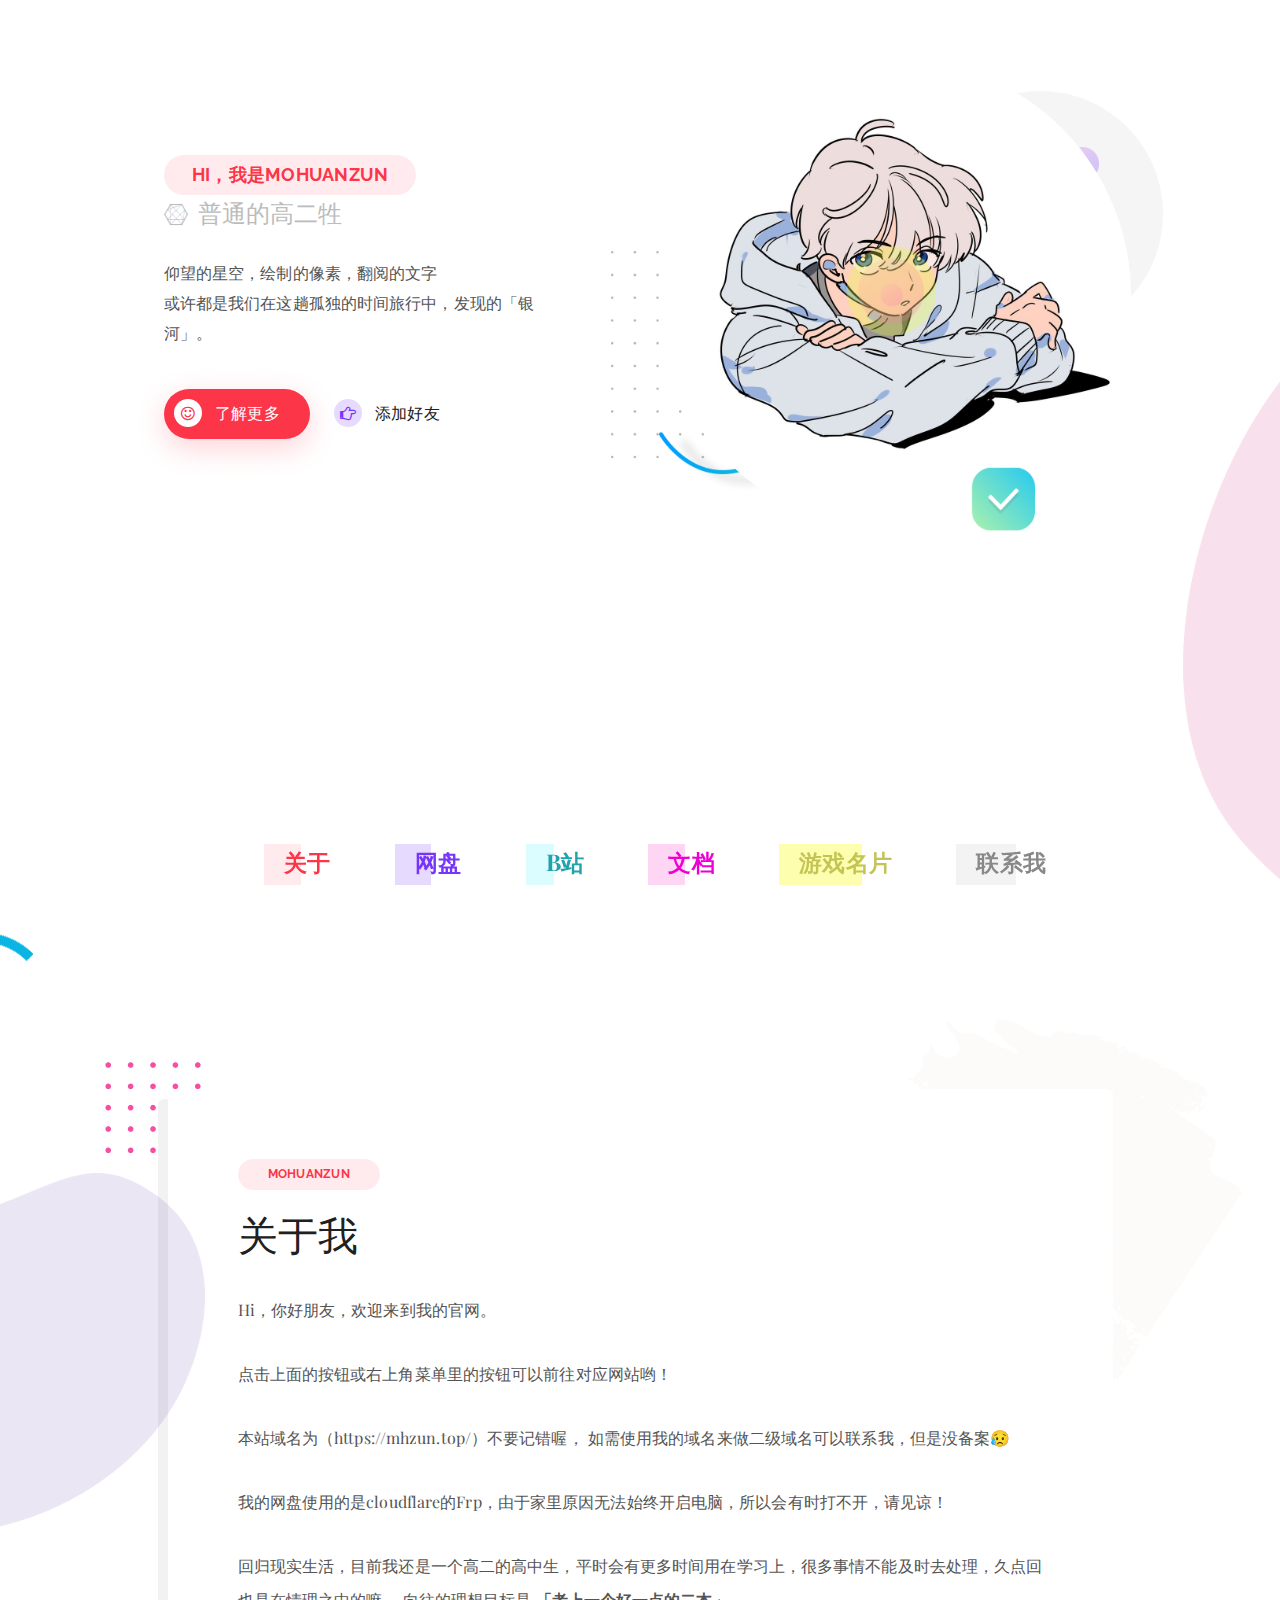
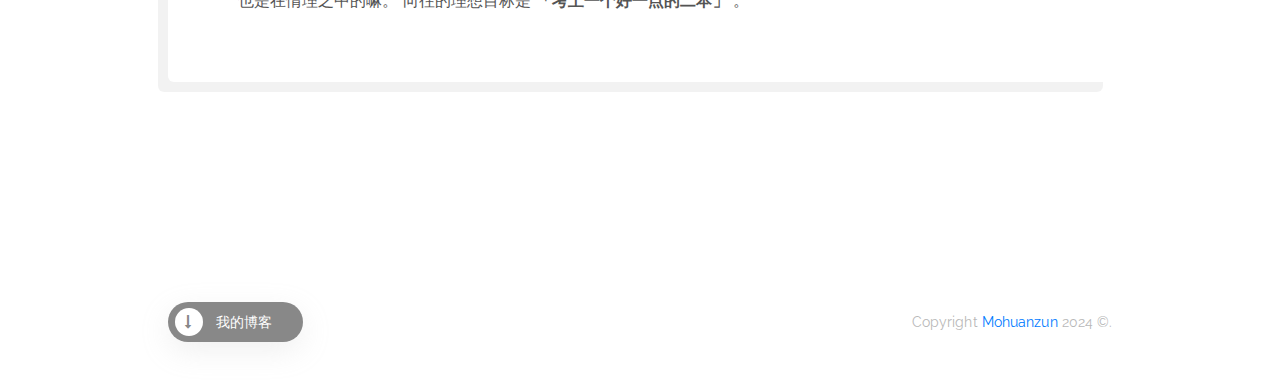
<file: index.html>
<!DOCTYPE html>
<html lang="en">
<head>
    <meta http-equiv="Content-Type" content="text/html; charset=utf-8"/>
    <title>Hi 你好呀</title>
    <meta name="viewport" content="width=device-width, initial-scale=1.0"/>
    <meta name="description" content="个人主页,homepage"/>
    <meta name="keywords" content="个人主页,homepage"/>
    <meta name="author" content="mhzun.top"/>
    <!-- Styles -->
    <link rel="stylesheet" type="text/css" href="css/bootstrap.css"/>
    <link rel="stylesheet" type="text/css" href="css/style.css"/>
    <link rel="stylesheet" href="css/fonts/css/font-awesome.min.css"/>
    <link rel="stylesheet" type="text/css" href="css/responsive.css"/>
</head>
<body>
<!--装饰元素图片-->
<img src="images/element_parallax1.png" class="vx" alt="" data-enllax-ratio="0.3" data-enllax-type="foreground"/>
<img src="images/element_parallax2.png" class="vx2" alt="" data-enllax-ratio="-1" data-enllax-type="foreground"/>
<img src="images/element_animation.png" class="vx" alt="" data-enllax-ratio="0.8" data-enllax-type="foreground"/>
<div class="page-loading">
    <img src="images/loader.gif" alt=""/>
    <span>Skip Loader</span>
</div>
<!--首屏区域-->
<section id="start">
    <div class="start_bg double_gap_bottom">
        <div class="container fluid">
            <div class="row">
                <div class="col-xl-12">
                    <div class="start_sec">
                        <div class="row justify-content-center align-items-center">
                            <!--右侧头像区域-->
                            <div class="col-xl-5 text-center order-last">
                                <div class="user_img">
                                    <div class="element">
                                        <img src="images/element_square.png" alt=""/>
                                    </div>
                                    <div class="element_circle_yellow">
                                        <img src="images/element_yellow_circle.png" alt=""/>
                                    </div>
                                    <div class="element_circle_pink">
                                        <img src="images/element_pink_circle.png" alt=""/>
                                    </div>
                                    <div class="element_circle_small_pink">
                                        <img src="images/element_pink_circle_small.png" alt=""/>
                                    </div>
                                    <div class="element_square">
                                        <img src="images/element_square_yes.png" alt=""/>
                                    </div>
                                    <div class="element_circle_purple">
                                        <img src="images/element_purple_circle.png" alt=""/>
                                    </div>
                                    <div class="element_line">
                                        <img src="images/line.png" alt=""/>
                                    </div>
                                    <div class="element_circle_gray">
                                        <img src="images/element_gray_circle.png" alt=""/>
                                    </div>
                                    <img src="images/resource/me.jpg" alt=""/>
                                </div>
                            </div>
                            <!--左侧信息区域-->
                            <div class="col-xl-4 order-first">
                                <div class="start_intro"><span class="RedTextColor">Hi，我是Mohuanzun</span>
                                    <!--<div class="glitch" data-text="MHZUN">MHZUN</div>-->
                                    <h4><i class="fa fa-connectdevelop"></i>普通的高二牲</h4>
                                    <p>仰望的星空，绘制的像素，翻阅的文字<br>或许都是我们在这趟孤独的时间旅行中，发现的「银河」。</p>
                                    <div class="start_btn">
                                        <a href="#about" title=""
                                           class="theme_btn RedBgShadow mr-4">
                                            <i class="fa fa-smile-o"></i>了解更多
                                        </a>
                                        <a href="https://kisstime.top/" title="" class="theme_btn blank">
                                            <i class="fa PurpleTextColor fa-hand-o-right"></i>添加好友
                                        </a>
                                    </div>
                                </div>
                            </div>
                        </div>
                    </div>
                </div>
            </div>
        </div>
    </div>
</section>
<!--按钮菜单-->
<header class="main-nav">
    <div class="container">
        <div class="wrapper-menu" id="open-full-screen">
            <div class="line-menu half start"></div>
            <div class="line-menu"></div>
            <div class="line-menu half end"></div>
        </div>
        <nav>
            <ul>
                <li><a href="#about" class="RedTextColor" title=""><span>关于</span></a></li>
                <li><a href="https://pan.mhzun.top" class="PurpleTextColor" title=""><span>网盘</span></a></li>
                <li><a href="https://blog.mhzun.top/" class="SkyBlueTextColor" title=""><span>B站</span></a></li>
                <li><a href="https://wiki.mhzun.top" class="PinkTextColor" title=""><span>文档</span></a></li>
                <li><a href="https://" class="YellowTextColor" title=""><span>游戏名片</span></a></li>
                <li><a href="https://" class="GrayTextColor" title=""><span>联系我</span></a></li>
            </ul>
        </nav>
    </div>
</header>
<!--关于我-->
<section id="about">
    <div class="block">
        <div class="container">
            <div class="row justify-content-center">
                <div class="col-xl-10">
                    <div class="about_me_sec">
                        <div class="element_about_left"><img src="images/element_about_left.png" alt=""/></div>
                        <div class="element_about_right"><img src="images/element_about_right.png" alt=""/></div>
                        <div class="heading"><span class="RedTextColor">Mohuanzun</span>
                            <h1>关于我</h1></div>
                        <p>
                            Hi，你好朋友，欢迎来到我的官网。
                        </p>
                        <p>点击上面的按钮或右上角菜单里的按钮可以前往对应网站哟！
                        </p>
                        <p>
                           本站域名为（<a style="color: #545454" href="https://mhzun.top" target="_blank">https://mhzun.top/</a>）不要记错喔，
                            如需使用我的域名来做二级域名可以联系我，但是没备案😥</p>
                        <p>我的网盘使用的是cloudflare的Frp，由于家里原因无法始终开启电脑，所以会有时打不开，请见谅！
                        </p>
                        <p>
                            回归现实生活，目前我还是一个高二的高中生，平时会有更多时间用在学习上，很多事情不能及时去处理，久点回也是在情理之中的嘛。
                            向往的理想目标是 <b>「考上一个好一点的二本」</b> 。
                        </p>
                    </div>
                </div>
            </div>
        </div>
    </div>
</section>
<footer>
    <div class="block no_padding">
        <div class="container">
            <div class="row justify-content-center">
                <div class="col-xl-10">
                    <div class="bottom_line">
                        <div class="row">
                            <div class="col-xl-7">
                                <div class="download_cv_bottom"><span></span>
                                    <a href="https://blog.mhzun.top" target="_blank" class="theme_btn md_btr GrayBgShadow" title="">
                                        <i class="fa  fa-long-arrow-down"></i>我的博客
                                    </a>
                                </div>
                            </div>
                            <div class="col-xl-5">
                                <p>Copyright <a href="https://mhzun.top/">Mohuanzun</a> 2024 ©.</p>
                            </div>
                        </div>
                    </div>
                </div>
            </div>
        </div>
    </div>
</footer>
<script src="js/jquery.min.js"></script>
<script src="js/modernizr.js"></script>
<script src="js/script.js"></script>
<script src="js/slick.min.js"></script>
<script src="js/bootstrap.bundle.js"></script>
<script src="js/isotop.js"></script>
<script src="js/poptrox.js"></script>
<script src="js/jquery.jigowatt.js"></script>
<script src="js/enllax.js"></script>
<script src="js/jquery.scroller.js"></script>
<script src="js/jQuery_nav.js"></script>
</body>
</html>
</file>
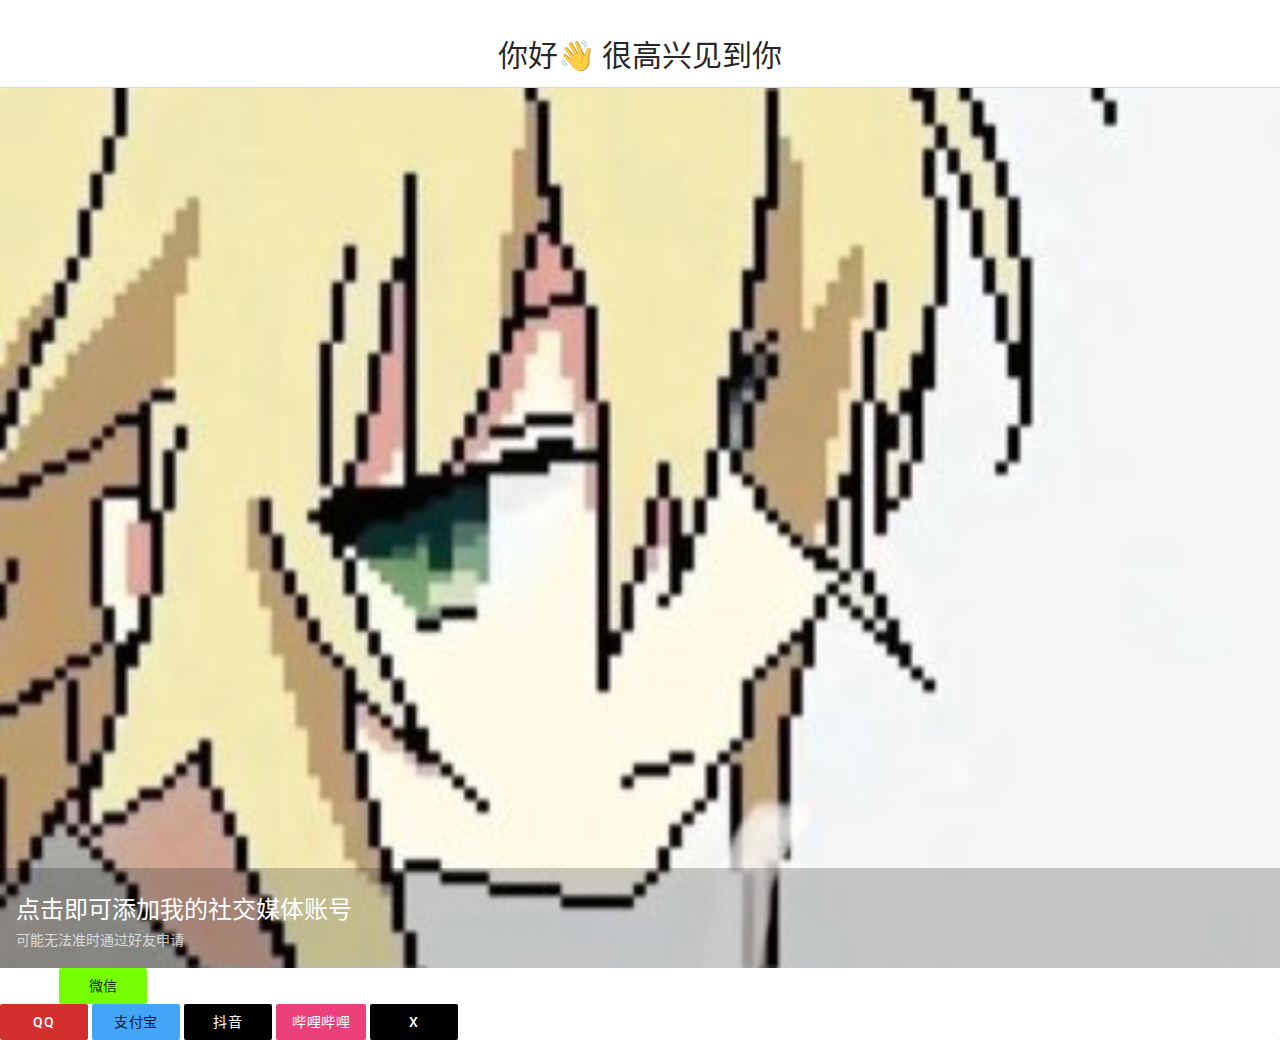
<file: find/index.html>
<!doctype html>
<html lang="zh-cn">
  <head>
    <meta charset="utf-8">
    <meta name="viewport" content="width=device-width, initial-scale=1, maximum-scale=1, shrink-to-fit=no">
    <meta name="renderer" content="webkit">

    <!-- MDUI CSS -->
    <link rel="stylesheet" href="css/mdui.min.css">
    <title>Hello, world!</title>
  </head>
<style>

    img {
        max-width: 100%;
        height: auto;
    }


</style>


  <body>
    <div class="mdui-typo">
    <strong><h1 align="center">你好👋 很高兴见到你</h1></strong>
    </div>
<div class="mdui-typo">
  <hr />
</div>
<body>
  <div class="mdui-card">
  <div class="mdui-card-media">
    <img src="card.jpg" />
    <div class="mdui-card-media-covered">
      <div class="mdui-card-primary">
        <div class="mdui-card-primary-title">点击即可添加我的社交媒体账号</div>
        <div class="mdui-card-primary-subtitle">可能无法准时通过好友申请</div>
      </div>
    </div>
  </div>
      <div class="mdui-container">
    <button class="mdui-btn mdui-color-light-green-a400 mdui-ripple" mdui-dialog="{target: '#exampleNoTitle'}">微信</button>
    
    <div class="mdui-dialog" id="exampleNoTitle">
      <div class="mdui-dialog-content">在微信内长按二维码后选择下方名片即可</div>
      <div class="mdui-dialog-actions">
        <img src="wx.jpg"></img>
        <button class="mdui-btn mdui-ripple" mdui-dialog-close>关闭</button>
      </div>
    </div>
  </div>
    <button class="mdui-btn mdui-ripple mdui-color-red-700">QQ</button>
    <button class="mdui-btn mdui-ripple mdui-color-blue-400">支付宝</button>
    <button onclick="window.location.href='https://v.douyin.com/CeiJhoPVx/'" class="mdui-btn mdui-ripple mdui-color-black">抖音</button>
    <button onclick="window.location.href='https://b23.tv/QhrKnZE'" class="mdui-btn mdui-ripple mdui-color-pink-400">哔哩哔哩</button>
    <button class="mdui-btn mdui-ripple mdui-color-black">X</button>
  </div>
</div>
</body>
    <!-- MDUI JavaScript -->
    <script src="js/mdui.min.js"></script>
  </body>
</html>
</file>
<file: css/style.css>
/*------------------------------------------------------------------[Master Stylesheet]Project:        HonestVersion:        InitialLast change:    18 January 2020Primary use:    CV, Resume Template 更多模板请访问：http://www.bootstrapmb.com/-------------------------------------------------------------------*//*=============== Fonts ===================*/@import url("https://fonts.googleapis.com/css?family=Playfair+Display:400,400i,700,700i,900,900i|Raleway:300,400,400i,500,600,700&display=swap");/*=============== General Styling ===================*//* http://meyerweb.com/eric/tools/css/reset/    v2.0 | 20110126   License:none (public domain)*/html, body, div, span, applet, object, iframe,h1, h2, h3, h4, h5, h6, p, blockquote, pre,a, abbr, acronym, address, big, cite, code,del, dfn, em, img, ins, kbd, q, s, samp,small, strike, strong, sub, sup, tt, var,b, u, i, center,dl, dt, dd, ol, ul, li,fieldset, form, label, legend,table, caption, tbody, tfoot, thead, tr, th, td,article, aside, canvas, details, embed,figure, figcaption, footer, header, hgroup,menu, nav, output, ruby, section, summary,time, mark, audio, video {  margin: 0;  padding: 0;  border: 0;  vertical-align: baseline;}/* HTML5 display-role reset for older browsers */article, aside, details, figcaption, figure,footer, header, hgroup, menu, nav, section {  display: block;}body {  line-height: 1.2;}blockquote, q {  quotes: none;}blockquote:before, blockquote:after,q:before, q:after {  content: '';  content: none;}table {  border-collapse: collapse;  border-spacing: 0;}html {  overflow-x: hidden;}body {  color: #545454;  letter-spacing: 0;  font-family: "Raleway";  overflow-x: hidden;  position: relative;  letter-spacing: 0.25px;  background: #ffffff;}body * {  outline: none !important;}h1, h2, h3, h4, h5, h6 {  margin-bottom: 20px;  font-family: "Playfair Display";  color: #202020;}.fb_color {  background-color: #537bc0;}.twitter_color {  background-color: #1bb7ff;}.linkedin_color {  background-color: #0077b5;}.window_color {  background-color: #ff6f4d;}.google_color {  background-color: #d34836;}h1 {  font-size: 36px;}h2 {  font-size: 32px;}h3 {  font-size: 28px;}h4 {  font-size: 24px;}h5 {  font-size: 20px;}h6 {  font-size: 16px;}p {  color: #545454;  font-size: 17px;  margin-bottom: 30px;  line-height: 30px;  letter-spacing: 0.10px;}a:hover,a:focus {  text-decoration: none;  outline: none;}input:hover, input:focus {  outline: none;}html.no-scoll {  overflow: hidden;}/* Theme Layout */.theme-layout {  float: left;  overflow: hidden;  position: relative;  width: 100%;}section {  float: left;  position: relative;  width: 100%;}.row_height, .col_height {  height: 100%;}.full_center {  margin: auto;}.block {  float: left;  width: 100%;  padding-top: 170px;  padding-bottom: 170px;}.less_bottom {  padding-bottom: 80px;}.less_top {  padding-top: 80px;}.full_screen {  height: 100vh;}.block.remove_bottom {  padding-bottom: 0;}.block.remove_top {  padding-top: 0;}.block.no_padding {  padding: 0;}.double_gap_top {  padding-top: 250px;}.double_gap_bottom {  padding-bottom: 250px;}.row.no-gape {  margin: 0;}.row.no-gape >div {  padding: 0;}html.no-scroll {  overflow-y: hidden;}.container.fluid {  max-width: 100%;  width: 100%;}.container {  padding: 0;}ul {  list-style: outside none none;  margin: 0 0 30px;  padding: 0;}ul li {  color: #545454;  margin-bottom: 15px;  position: relative;}iframe {  width: 100%;  border: 0;}i {  font-style: italic;}img {  float: left;  height: auto;}:-webkit-input-placeholder {  opacity: 1;}:-moz-placeholder {  opacity: 1;}:-ms-input-placeholder {  opacity: 1;}input[type="text"],input[type="password"],input[type="email"], textarea {  background: #e4e4e4 none repeat scroll 0 0;  border: medium none;  float: left;  font-size: 12px;  font-weight: 400;  margin-bottom: 20px;  padding: 19px 28px;  width: 100%;  font-family: #545454;}textarea {  max-width: 100%;  min-height: 200px;  padding: 19px 28px;}strong {  font-weight: 800;}button {  float: right;  font-size: 18px;  padding: 8px 30px;  color: #FFF;  border-radius: 3px;  background: black;  border: 0;  letter-spacing: 1px;  cursor: pointer;}/* Icons *//* Arrows */.slick-dotted .slick-dots {  float: left;  margin: 20px 0 0;  text-align: center;  width: 100%;}.slick-dotted .slick-dots li {  display: inline-block;  float: none;  width: 12px;  height: 12px;  text-align: center;  border-radius: 50%;  margin: 0 1px !important;}.slick-dotted .slick-dots li button {  background: #cdcdcd;  border-radius: 50%;  color: rgba(0, 0, 0, 0);  height: 10px;  margin: 0;  padding: 0;  width: 10px;  float: left;}.slick-dotted .slick-dots li.slick-active button {  background: #000000;}.slick-dotted .slick-dots li.slick-active {  border-color: #00234b;}.slick-prev, .slick-next {  background: #feffae;  border: medium none;  border-radius: 50%;  color: transparent;  cursor: pointer;  display: block;  font-size: 0;  height: 57px;  line-height: 0;  margin-top: -10px;  outline: medium none;  padding: 0;  position: absolute;  bottom: -63px;  width: 57px;  left: 50%;}.slick-prev:hover:before, .slick-prev:focus:before, .slick-next:hover:before, .slick-next:focus:before {  opacity: 1;}.slick-prev.slick-disabled:before, .slick-next.slick-disabled:before {  opacity: .25;}.slick-prev::before, .slick-next::before {  color: #c3c455;  font-family: "fontawesome";  font-size: 54px;  line-height: 1;  opacity: 1;  position: absolute;  left: 0;  top: 50%;  text-align: center;  width: 100%;  margin-top: -10px;}.slick-prev {  left: 50%;  margin-left: -55px;}[dir='rtl'] .slick-prev {  right: -25px;  left: auto;}.slick-prev::before {  content: "\f177";}[dir='rtl'] .slick-prev:before {  content: '\f177';}.slick-next {  margin-right: -55px;  left: auto;  right: 50%;}[dir='rtl'] .slick-next {  right: auto;  left: -25px;}.slick-next:before {  content: '\f178';}[dir='rtl'] .slick-next:before {  content: '\f178';}.slick-slider {  position: relative;  display: block;  cursor: all-scroll;  -webkit-box-sizing: border-box;          box-sizing: border-box;  -webkit-user-select: none;  -moz-user-select: none;  -ms-user-select: none;  user-select: none;  -webkit-touch-callout: none;  -khtml-user-select: none;  -ms-touch-action: pan-y;  touch-action: pan-y;  -webkit-tap-highlight-color: transparent;}.slick-list {  position: relative;  display: block;  overflow: hidden;  margin: 0;  padding: 0;}.slick-list:focus {  outline: none;}.slick-list.dragging {  cursor: pointer;  cursor: hand;}.slick-slider .slick-track,.slick-slider .slick-list {  -webkit-transform: translate3d(0, 0, 0);  transform: translate3d(0, 0, 0);}.slick-track {  position: relative;  top: 0;  left: 0;  display: block;}.slick-track:before, .slick-track:after {  display: table;  content: '';}.slick-track:after {  clear: both;}.slick-loading .slick-track {  visibility: hidden;}.slick-slide {  display: none;  float: left;  height: 100%;  min-height: 1px;}[dir='rtl'] .slick-slide {  float: right;}.slick-slide img {  display: block;}.slick-slide.slick-loading img {  display: none;}.slick-slide.dragging img {  pointer-events: none;}.slick-initialized .slick-slide {  display: block;}.slick-loading .slick-slide {  visibility: hidden;}.slick-vertical .slick-slide {  display: block;  height: auto;  border: 1px solid transparent;}.slick-arrow.slick-hidden {  display: none;}/* Page Loading */.page-loading {  background-color: #ffffff;  content: "";  height: 100%;  left: 0;  position: fixed;  text-align: center;  top: 0;  width: 100%;  z-index: 2147483647;}.page-loading img {  left: 50%;  position: absolute;  top: 50%;  -webkit-transform: translateX(-50%) translateY(-50%);  transform: translateX(-50%) translateY(-50%);}.page-loading span {  color: #b3b3b3;  cursor: pointer;  display: inline-block;  font-size: 17px;  letter-spacing: 0;  margin-top: 30px;  text-decoration: underline;}/* Basic styles */.c_switch input {  display: none;}.c_switch input:checked + label {  background: #000000;}.c_switch input:checked + label:after {  -webkit-transform: translate(100%, 0);          transform: translate(100%, 0);  right: -8px;  position: relative;}.c_switch label {  display: block;  width: 36px;  height: 18px;  border-radius: 3px;  position: relative;  -webkit-transition: 0.15s ease-in-out;  transition: 0.15s ease-in-out;  background: #333333;  margin: 0 auto;}.c_switch label:after {  content: "";  display: block;  widtH: 12px;  heighT: 12px;  border-radius: 3px;  -webkit-box-shadow: 0px 1px 10px rgba(0, 0, 0, 0.35);          box-shadow: 0px 1px 10px rgba(0, 0, 0, 0.35);  background: #ffffff;  -webkit-transition: 0.15s ease-in-out;  transition: 0.15s ease-in-out;  position: relative;  top: 3px;  right: -3px;}.c_inputs input[type="checkbox"],.c_inputs input[type="radio"] {  position: absolute;  opacity: 0;  z-index: -1;  margin: 0;}.c_inputs label {  position: relative;  display: inline-block;  padding: 0 0 0 33px;  height: auto;  font-family: "Playfair Display";  line-height: 25px;  letter-spacing: 0;  color: #b1b1b1;  cursor: pointer;  font-size: 15px;}.c_inputs label::before {  position: absolute;  top: 3px;  left: 0;  display: block;  width: 17px !important;  height: 17px !important;  content: " ";  border-radius: 3px;  background: #ffffff;  border: 2px solid #ecedef;}.c_inputs label::after {  position: absolute;  top: 3px;  left: 0;  display: block;  width: 17px !important;  height: 17px !important;}/* Checkbox */.c_inputs input[type="checkbox"] + label::after {  content: "";  width: 15px !important;  height: 15px !important;  background: #000000;  left: 1px;  top: 4px;  border-radius: 3px;}/* Radio */.c_inputs input[type="radio"] + label::before {  border-radius: 50%;}.c_inputs input[type="radio"] + label::after {  content: " ";  top: 7px;  left: 4px;  width: 9px !important;  height: 9px !important;  background: #fff;  border: 3px solid #00234b;  border-radius: 50%;}/* :checked */.c_inputs input[type="checkbox"]:checked + label::before,.c_inputs input[type="radio"]:checked + label::before {  background: #ffffff;  border-color: #000000;  border-radius: 3px;}.c_inputs input[type="checkbox"] + label::after,.c_inputs input[type=radio] + label::after {  -webkit-transform: scale(0);  transform: scale(0);}.c_inputs input[type="checkbox"]:checked + label::after,.c_inputs input[type=radio]:checked + label::after {  -webkit-transform: scale(1);  transform: scale(1);}/* Transition */.c_inputs label::before,.c_inputs label::after {  -webkit-transition: .25s all ease;  transition: .25s all ease;}.RedBgShadow {  background-color: #fc3549;  -webkit-box-shadow: 0px 9px 29px rgba(252, 53, 73, 0.22);  -ms-box-shadow: 0px 9px 29px rgba(252, 53, 73, 0.22);  -o-box-shadow: 0px 9px 29px rgba(252, 53, 73, 0.22);  box-shadow: 0px 9px 29px rgba(252, 53, 73, 0.22);}.PurpleBgShadow {  background-color: #7735fc;  -webkit-box-shadow: 0px 9px 29px rgba(119, 53, 252, 0.22);  -ms-box-shadow: 0px 9px 29px rgba(119, 53, 252, 0.22);  -o-box-shadow: 0px 9px 29px rgba(119, 53, 252, 0.22);  box-shadow: 0px 9px 29px rgba(119, 53, 252, 0.22);}.YellowBgShadow {  background-color: #c3c455;  -webkit-box-shadow: 0px 9px 29px rgba(195, 196, 85, 0.22);  -ms-box-shadow: 0px 9px 29px rgba(195, 196, 85, 0.22);  -o-box-shadow: 0px 9px 29px rgba(195, 196, 85, 0.22);  box-shadow: 0px 9px 29px rgba(195, 196, 85, 0.22);}.SkyBlueBgShadow {  background-color: #22a3ab;  -webkit-box-shadow: 0px 9px 29px rgba(34, 163, 171, 0.22);  -ms-box-shadow: 0px 9px 29px rgba(34, 163, 171, 0.22);  -o-box-shadow: 0px 9px 29px rgba(34, 163, 171, 0.22);  box-shadow: 0px 9px 29px rgba(34, 163, 171, 0.22);}.SkyBlueMediumBgShadow {  background-color: #1ddce8;  -webkit-box-shadow: 0px 9px 29px rgba(34, 163, 171, 0.22);  -ms-box-shadow: 0px 9px 29px rgba(34, 163, 171, 0.22);  -o-box-shadow: 0px 9px 29px rgba(34, 163, 171, 0.22);  box-shadow: 0px 9px 29px rgba(34, 163, 171, 0.22);}.PinkBgShadow {  background-color: #ed00d4;  -webkit-box-shadow: 0px 9px 29px rgba(237, 0, 212, 0.22);  -ms-box-shadow: 0px 9px 29px rgba(237, 0, 212, 0.22);  -o-box-shadow: 0px 9px 29px rgba(237, 0, 212, 0.22);  box-shadow: 0px 9px 29px rgba(237, 0, 212, 0.22);}.GreenBgShadow {  background-color: #48e81d;  -webkit-box-shadow: 0px 9px 29px rgba(72, 232, 29, 0.22);  -ms-box-shadow: 0px 9px 29px rgba(72, 232, 29, 0.22);  -o-box-shadow: 0px 9px 29px rgba(72, 232, 29, 0.22);  box-shadow: 0px 9px 29px rgba(72, 232, 29, 0.22);}.GrayBgShadow {  background-color: #888888;  -webkit-box-shadow: 0px 9px 29px rgba(186, 186, 186, 0.22);  -ms-box-shadow: 0px 9px 29px rgba(186, 186, 186, 0.22);  -o-box-shadow: 0px 9px 29px rgba(186, 186, 186, 0.22);  box-shadow: 0px 9px 29px rgba(186, 186, 186, 0.22);}.RedTextColor {  background-color: #ffebed !important;  color: #fc3549;}.RedBgShadow.theme_btn i {  color: #fc3549;}.PurpleTextColor {  background-color: #e6daff !important;  color: #7735fc;}.PurpleBgShadow.theme_btn i {  color: #7735fc;}.YellowTextColor {  background-color: #feffae !important;  color: #c3c455;}.YellowBgShadow.theme_btn i {  color: #c3c455;}.SkyBlueTextColor {  background-color: #dcfdff !important;  color: #22a3ab;}.SkyBlueBgShadow.theme_btn i {  color: #22a3ab;}.PinkTextColor {  background-color: #ffd5f4 !important;  color: #ed00d4;}.PinkBgShadow.theme_btn i {  color: #ed00d4;}.GreenTextColor {  background-color: #d1ffc5 !important;  color: #208505;}.GreenBgShadow.theme_btn i {  color: #208505;}.GrayTextColor {  background-color: #f3f3f3 !important;  color: #888888;}.GrayBgShadow.theme_btn i {  color: #888888;}.PinkLight {  background-color: #ffd5f4;}.PinkDark {  background-color: #ed00d4;}.PinkDarkBorder {  border-color: #ed00d4;}.SkyBlueLight {  background-color: #dcfdff;}.SkyBlueDark {  background-color: #22a3ab;}.SkyBlueDarkBorder {  border-color: #22a3ab;}.RedLight {  background-color: #ffebed;}.RedDark {  background-color: #fc3549;}.RedDarkBorder {  border-color: #fc3549;}.PurpleLight {  background-color: #e6daff;}.PurpleDark {  background-color: #7735fc;}.PurpleDarkBorder {  border-color: #7735fc;}.GreenLight {  background-color: #d1ffc5;}.GreenDark {  background-color: #48e81d;}.GreenDarkest {  background-color: #208505;}.GreenDarkBorder {  border-color: #48e81d;}.PinkLight {  background-color: #ffd5f4;}.PinkDark {  background-color: #ed00d4;}.PinkDarkBorder {  border-color: #ed00d4;}.YellowLight {  background-color: #feffae;}.YellowDark {  background-color: #c3c455;}.YellowDarkBorder {  border-color: #c3c455;}@-webkit-keyframes rotate {  from {    -webkit-transform: rotate(0deg);            transform: rotate(0deg);  }  to {    -webkit-transform: rotate(360deg);            transform: rotate(360deg);  }}@keyframes rotate {  from {    -webkit-transform: rotate(0deg);            transform: rotate(0deg);  }  to {    -webkit-transform: rotate(360deg);            transform: rotate(360deg);  }}@-webkit-keyframes rotating {  0% {    -webkit-transform: rotate(30deg);            transform: rotate(30deg);  }  50% {    -webkit-transform: rotate(-30deg);            transform: rotate(-30deg);  }  100% {    -webkit-transform: rotate(30deg);            transform: rotate(30deg);  }}@keyframes rotating {  0% {    -webkit-transform: rotate(30deg);            transform: rotate(30deg);  }  50% {    -webkit-transform: rotate(-30deg);            transform: rotate(-30deg);  }  100% {    -webkit-transform: rotate(30deg);            transform: rotate(30deg);  }}.rotating {  -webkit-animation: rotating 6s ease-in-out infinite forwards;          animation: rotating 6s ease-in-out infinite forwards;  -webkit-animation-delay: -2s;          animation-delay: -2s;}@-webkit-keyframes circle {  0% {    -webkit-transform: rotate(0deg) translate(-275px) rotate(0deg);            transform: rotate(0deg) translate(-275px) rotate(0deg);  }  100% {    -webkit-transform: rotate(360deg) translate(-275px) rotate(-360deg);            transform: rotate(360deg) translate(-275px) rotate(-360deg);  }}@keyframes circle {  0% {    -webkit-transform: rotate(0deg) translate(-275px) rotate(0deg);            transform: rotate(0deg) translate(-275px) rotate(0deg);  }  100% {    -webkit-transform: rotate(360deg) translate(-275px) rotate(-360deg);            transform: rotate(360deg) translate(-275px) rotate(-360deg);  }}@-webkit-keyframes circlereverse {  0% {    -webkit-transform: rotate(0deg) translate(-295px) rotate(0deg);            transform: rotate(0deg) translate(-295px) rotate(0deg);  }  100% {    -webkit-transform: rotate(-360deg) translate(-295px) rotate(360deg);            transform: rotate(-360deg) translate(-295px) rotate(360deg);  }}@keyframes circlereverse {  0% {    -webkit-transform: rotate(0deg) translate(-295px) rotate(0deg);            transform: rotate(0deg) translate(-295px) rotate(0deg);  }  100% {    -webkit-transform: rotate(-360deg) translate(-295px) rotate(360deg);            transform: rotate(-360deg) translate(-295px) rotate(360deg);  }}@-webkit-keyframes floaty {  0% {    -webkit-transform: translateY(0px);            transform: translateY(0px);  }  50% {    -webkit-transform: translateY(-20px);            transform: translateY(-20px);  }  100% {    -webkit-transform: translateY(0px);            transform: translateY(0px);  }}@keyframes floaty {  0% {    -webkit-transform: translateY(0px);            transform: translateY(0px);  }  50% {    -webkit-transform: translateY(-20px);            transform: translateY(-20px);  }  100% {    -webkit-transform: translateY(0px);            transform: translateY(0px);  }}@-webkit-keyframes floatx {  0% {    -webkit-transform: translateX(0px);            transform: translateX(0px);  }  50% {    -webkit-transform: translateX(40px);            transform: translateX(40px);  }  100% {    -webkit-transform: translateX(0px);            transform: translateX(0px);  }}@keyframes floatx {  0% {    -webkit-transform: translateX(0px);            transform: translateX(0px);  }  50% {    -webkit-transform: translateX(40px);            transform: translateX(40px);  }  100% {    -webkit-transform: translateX(0px);            transform: translateX(0px);  }}@-webkit-keyframes fading {  0% {    -webkit-transform: translateX(0px);            transform: translateX(0px);  }  50% {    -webkit-transform: translateX(40px);            transform: translateX(40px);    opacity: 0;  }  100% {    -webkit-transform: translateX(0px);            transform: translateX(0px);    opacity: 1;  }}@keyframes fading {  0% {    -webkit-transform: translateX(0px);            transform: translateX(0px);  }  50% {    -webkit-transform: translateX(40px);            transform: translateX(40px);    opacity: 0;  }  100% {    -webkit-transform: translateX(0px);            transform: translateX(0px);    opacity: 1;  }}@-webkit-keyframes fadein {  0% {    -webkit-transform: translateX(0px);            transform: translateX(0px);  }  50% {    -webkit-transform: translateX(0px);            transform: translateX(0px);    opacity: 0;  }  100% {    -webkit-transform: translateX(0px);            transform: translateX(0px);    opacity: 1;  }}@keyframes fadein {  0% {    -webkit-transform: translateX(0px);            transform: translateX(0px);  }  50% {    -webkit-transform: translateX(0px);            transform: translateX(0px);    opacity: 0;  }  100% {    -webkit-transform: translateX(0px);            transform: translateX(0px);    opacity: 1;  }}@-webkit-keyframes colorChange {  0% {    background-color: #ed00d4;  }  20% {    background-color: #fc3549;  }  40% {    background-color: #48e81d;  }  60% {    background-color: #888888;  }  80% {    background-color: #22a3ab;  }  100% {    background-color: #ed00d4;  }}@keyframes colorChange {  0% {    background-color: #ed00d4;  }  20% {    background-color: #fc3549;  }  40% {    background-color: #48e81d;  }  60% {    background-color: #888888;  }  80% {    background-color: #22a3ab;  }  100% {    background-color: #ed00d4;  }}@-webkit-keyframes glitch-anim {  0% {    clip: rect(80px, 9999px, 120px, 0);  }  4.166666666666666% {    clip: rect(10px, 9999px, 18px, 0);  }  8.333333333333332% {    clip: rect(18px, 9999px, 64px, 0);  }  12.5% {    clip: rect(60px, 9999px, 27px, 0);  }  16.666666666666664% {    clip: rect(138px, 9999px, 105px, 0);  }  20.833333333333336% {    clip: rect(85px, 9999px, 69px, 0);  }  25% {    clip: rect(128px, 9999px, 86px, 0);  }  29.166666666666668% {    clip: rect(113px, 9999px, 9px, 0);  }  33.33333333333333% {    clip: rect(113px, 9999px, 14px, 0);  }  37.5% {    clip: rect(118px, 9999px, 108px, 0);  }  41.66666666666667% {    clip: rect(92px, 9999px, 99px, 0);  }  45.83333333333333% {    clip: rect(86px, 9999px, 49px, 0);  }  50% {    clip: rect(148px, 9999px, 130px, 0);  }  54.166666666666664% {    clip: rect(57px, 9999px, 141px, 0);  }  58.333333333333336% {    clip: rect(37px, 9999px, 96px, 0);  }  62.5% {    clip: rect(53px, 9999px, 130px, 0);  }  66.66666666666666% {    clip: rect(142px, 9999px, 90px, 0);  }  70.83333333333334% {    clip: rect(137px, 9999px, 120px, 0);  }  75% {    clip: rect(91px, 9999px, 77px, 0);  }  79.16666666666666% {    clip: rect(95px, 9999px, 41px, 0);  }  83.33333333333334% {    clip: rect(66px, 9999px, 71px, 0);  }  87.5% {    clip: rect(147px, 9999px, 17px, 0);  }  91.66666666666666% {    clip: rect(113px, 9999px, 125px, 0);  }  95.83333333333334% {    clip: rect(55px, 9999px, 48px, 0);  }  100% {    clip: rect(24px, 9999px, 85px, 0);  }}@keyframes glitch-anim {  0% {    clip: rect(80px, 9999px, 120px, 0);  }  4.166666666666666% {    clip: rect(10px, 9999px, 18px, 0);  }  8.333333333333332% {    clip: rect(18px, 9999px, 64px, 0);  }  12.5% {    clip: rect(60px, 9999px, 27px, 0);  }  16.666666666666664% {    clip: rect(138px, 9999px, 105px, 0);  }  20.833333333333336% {    clip: rect(85px, 9999px, 69px, 0);  }  25% {    clip: rect(128px, 9999px, 86px, 0);  }  29.166666666666668% {    clip: rect(113px, 9999px, 9px, 0);  }  33.33333333333333% {    clip: rect(113px, 9999px, 14px, 0);  }  37.5% {    clip: rect(118px, 9999px, 108px, 0);  }  41.66666666666667% {    clip: rect(92px, 9999px, 99px, 0);  }  45.83333333333333% {    clip: rect(86px, 9999px, 49px, 0);  }  50% {    clip: rect(148px, 9999px, 130px, 0);  }  54.166666666666664% {    clip: rect(57px, 9999px, 141px, 0);  }  58.333333333333336% {    clip: rect(37px, 9999px, 96px, 0);  }  62.5% {    clip: rect(53px, 9999px, 130px, 0);  }  66.66666666666666% {    clip: rect(142px, 9999px, 90px, 0);  }  70.83333333333334% {    clip: rect(137px, 9999px, 120px, 0);  }  75% {    clip: rect(91px, 9999px, 77px, 0);  }  79.16666666666666% {    clip: rect(95px, 9999px, 41px, 0);  }  83.33333333333334% {    clip: rect(66px, 9999px, 71px, 0);  }  87.5% {    clip: rect(147px, 9999px, 17px, 0);  }  91.66666666666666% {    clip: rect(113px, 9999px, 125px, 0);  }  95.83333333333334% {    clip: rect(55px, 9999px, 48px, 0);  }  100% {    clip: rect(24px, 9999px, 85px, 0);  }}@-webkit-keyframes glitch-anim-2 {  6.666666666666667% {    clip: rect(38px, 9999px, 43px, 0);  }  10% {    clip: rect(132px, 9999px, 147px, 0);  }  13.333333333333334% {    clip: rect(12px, 9999px, 23px, 0);  }  16.666666666666664% {    clip: rect(134px, 9999px, 97px, 0);  }  20% {    clip: rect(61px, 9999px, 140px, 0);  }  23.333333333333332% {    clip: rect(15px, 9999px, 98px, 0);  }  26.666666666666668% {    clip: rect(36px, 9999px, 30px, 0);  }  30% {    clip: rect(19px, 9999px, 120px, 0);  }  33.33333333333333% {    clip: rect(106px, 9999px, 57px, 0);  }  36.666666666666664% {    clip: rect(69px, 9999px, 12px, 0);  }  40% {    clip: rect(39px, 9999px, 20px, 0);  }  43.333333333333336% {    clip: rect(139px, 9999px, 127px, 0);  }  46.666666666666664% {    clip: rect(129px, 9999px, 30px, 0);  }  50% {    clip: rect(135px, 9999px, 107px, 0);  }  53.333333333333336% {    clip: rect(16px, 9999px, 11px, 0);  }  56.666666666666664% {    clip: rect(53px, 9999px, 36px, 0);  }  60% {    clip: rect(18px, 9999px, 37px, 0);  }  63.33333333333333% {    clip: rect(82px, 9999px, 123px, 0);  }  66.66666666666666% {    clip: rect(0px, 9999px, 60px, 0);  }  70% {    clip: rect(71px, 9999px, 79px, 0);  }  73.33333333333333% {    clip: rect(92px, 9999px, 133px, 0);  }  76.66666666666667% {    clip: rect(116px, 9999px, 120px, 0);  }  80% {    clip: rect(56px, 9999px, 105px, 0);  }  83.33333333333334% {    clip: rect(33px, 9999px, 47px, 0);  }  86.66666666666667% {    clip: rect(100px, 9999px, 63px, 0);  }  90% {    clip: rect(53px, 9999px, 144px, 0);  }  93.33333333333333% {    clip: rect(131px, 9999px, 117px, 0);  }  96.66666666666667% {    clip: rect(24px, 9999px, 103px, 0);  }  100% {    clip: rect(87px, 9999px, 144px, 0);  }}@keyframes glitch-anim-2 {  6.666666666666667% {    clip: rect(38px, 9999px, 43px, 0);  }  10% {    clip: rect(132px, 9999px, 147px, 0);  }  13.333333333333334% {    clip: rect(12px, 9999px, 23px, 0);  }  16.666666666666664% {    clip: rect(134px, 9999px, 97px, 0);  }  20% {    clip: rect(61px, 9999px, 140px, 0);  }  23.333333333333332% {    clip: rect(15px, 9999px, 98px, 0);  }  26.666666666666668% {    clip: rect(36px, 9999px, 30px, 0);  }  30% {    clip: rect(19px, 9999px, 120px, 0);  }  33.33333333333333% {    clip: rect(106px, 9999px, 57px, 0);  }  36.666666666666664% {    clip: rect(69px, 9999px, 12px, 0);  }  40% {    clip: rect(39px, 9999px, 20px, 0);  }  43.333333333333336% {    clip: rect(139px, 9999px, 127px, 0);  }  46.666666666666664% {    clip: rect(129px, 9999px, 30px, 0);  }  50% {    clip: rect(135px, 9999px, 107px, 0);  }  53.333333333333336% {    clip: rect(16px, 9999px, 11px, 0);  }  56.666666666666664% {    clip: rect(53px, 9999px, 36px, 0);  }  60% {    clip: rect(18px, 9999px, 37px, 0);  }  63.33333333333333% {    clip: rect(82px, 9999px, 123px, 0);  }  66.66666666666666% {    clip: rect(0px, 9999px, 60px, 0);  }  70% {    clip: rect(71px, 9999px, 79px, 0);  }  73.33333333333333% {    clip: rect(92px, 9999px, 133px, 0);  }  76.66666666666667% {    clip: rect(116px, 9999px, 120px, 0);  }  80% {    clip: rect(56px, 9999px, 105px, 0);  }  83.33333333333334% {    clip: rect(33px, 9999px, 47px, 0);  }  86.66666666666667% {    clip: rect(100px, 9999px, 63px, 0);  }  90% {    clip: rect(53px, 9999px, 144px, 0);  }  93.33333333333333% {    clip: rect(131px, 9999px, 117px, 0);  }  96.66666666666667% {    clip: rect(24px, 9999px, 103px, 0);  }  100% {    clip: rect(87px, 9999px, 144px, 0);  }}.bg_light {  background-image: url("../images/resource/parallax.png");  background-size: cover;  background-repeat: no-repeat;}.start_intro {  float: left;  width: 100%;}.start_intro span {  float: left;  font-size: 18px;  font-weight: bold;  text-transform: uppercase;  padding: 9px 28px;  border-radius: 30px;}.start_intro .glitch {  float: left;  width: 100%;  font-size: 90px;  font-weight: bold;  font-family: "Playfair Display";  color: #202020;  margin-top: 15px;  margin-bottom: 20px;}.start_intro h4 {  float: left;  width: 100%;  font-size: 24px;  font-weight: 400;  font-size: 24px;  color: #bcbcbc;  font-family: "Raleway";  letter-spacing: 0;  margin-top: 5px;}.start_intro h4 i {  font-size: 21px;  margin-right: 10px;  float: left;  margin-top: 4px;}.start_intro p {  float: left;  width: 100%;  font-size: 18px;  font-weight: 400;  margin-top: 10px;}.start_btn {  float: left;  width: 100%;  margin-top: 10px;}.theme_btn {  float: left;  color: #fff;  height: 50px;  font-size: 16px;  line-height: 49px;  font-weight: 500;  padding-left: 10px;  padding-right: 30px;  border-radius: 30px;  -webkit-transition: all 0.2s ease 0s;  transition: all 0.2s ease 0s;}.theme_btn:hover {  color: #ffffff;  -webkit-box-shadow: none;          box-shadow: none;}.theme_btn:hover i {  -webkit-transform: rotate(-90deg);          transform: rotate(-90deg);}.theme_btn i {  float: left;  width: 28px;  height: 28px;  background-color: #ffffff;  border-radius: 50%;  line-height: 28px;  text-align: center;  margin-top: 10px;  margin-right: 13px;  -webkit-transition: all 0.2s ease 0s;  transition: all 0.2s ease 0s;}button.theme_btn {  padding-top: 0;  padding-bottom: 0;}.theme_btn.blank {  padding-left: 0;  padding-right: 0;  color: #202020;}.user_img {  float: none;  display: inline-block;  position: relative;  width: 590px;  height: 590px;}.user_img >img {  position: relative;  float: left;  max-width: 100%;  z-index: 1;  border-radius: 50%;}.element {  position: absolute;  bottom: 90px;  z-index: 0;  left: -60px;  -webkit-animation: rotate 25s linear infinite;          animation: rotate 25s linear infinite;}.element_triangle {  position: absolute;  top: -30px;  z-index: 0;  right: 30px;  -webkit-animation: rotate 15s linear infinite;          animation: rotate 15s linear infinite;}.element_moutains_left {  position: absolute;  left: 0px;  z-index: 0;  top: 20%;  -webkit-animation: fadein 5s ease infinite;          animation: fadein 5s ease infinite;}.element_moutains_right {  position: absolute;  right: 0px;  z-index: 0;  top: 20%;  -webkit-animation: fadein 5s ease infinite;          animation: fadein 5s ease infinite;}.element_city {  position: absolute;  right: 0px;  z-index: 0;  bottom: 100px;  -webkit-animation: fading 5s ease infinite;          animation: fading 5s ease infinite;}.element_circle_yellow {  width: 590px;  height: 590px;  position: absolute;  z-index: 2;  left: 50%;  top: 50%;  margin-left: -61px;  margin-top: -61px;}.element_circle_yellow img {  -webkit-animation: circle 9s linear infinite;          animation: circle 9s linear infinite;}.element_circle_pink {  width: 590px;  height: 590px;  position: absolute;  z-index: 2;  left: 50%;  top: 50%;  margin-left: -46px;  margin-top: -46px;}.element_circle_pink img {  -webkit-animation: circle 15s linear infinite;          animation: circle 15s linear infinite;}.element_circle_small_pink {  width: 590px;  height: 590px;  position: absolute;  z-index: 2;  left: 50%;  top: 50%;  margin-left: -18px;  margin-top: -14px;}.element_circle_small_pink img {  -webkit-animation: circlereverse 15s linear infinite;          animation: circlereverse 15s linear infinite;}.element_square {  position: absolute;  bottom: 0px;  right: 120px;  z-index: 2;}.element_square img {  -webkit-animation: floaty 4s ease infinite;          animation: floaty 4s ease infinite;}.element_circle_purple {  position: absolute;  top: 110px;  right: 40px;  z-index: 1;}.element_circle_purple img {  -webkit-animation: floatx 6s ease infinite;          animation: floatx 6s ease infinite;}.element_circle_gray {  position: absolute;  top: 40px;  right: -40px;}.element_line {  position: absolute;  bottom: 50px;  left: 0px;}.element_line img {  -webkit-animation: floatx 6s ease infinite;          animation: floatx 6s ease infinite;}.element_about_left {  position: absolute;  left: -63px;  top: -27px;  z-index: -1;}.element_about_right {  position: absolute;  right: -130px;  top: -70px;  z-index: -1;}.glitch {  color: #202020;  font-size: 150px;  text-transform: upercase;  position: relative;  display: inline-block;}.glitch::before {  content: attr(data-text);  position: absolute;  top: 0;  left: 2px;  text-shadow: -2px 0 #49FC00;  clip: rect(24px, 550px, 90px, 0);  animation: glitch-anim-2 3s infinite linear alternate-reverse;  width: 100%;  height: 100%;  background: #fafdfb;}.glitch::after {  content: attr(data-text);  position: absolute;  top: 0;  left: -2px;  text-shadow: -2px 0 #b300fc;  clip: rect(85px, 550px, 140px, 0);  animation: glitch-anim 2.5s infinite linear alternate-reverse;  width: 100%;  height: 100%;  background: #fafdfb;}header {  float: left;  width: 100%;  text-align: center;  position: relative;  z-index: 2;}header nav {  float: left;  width: 100%;  -webkit-transition: all 0s ease 0s;  transition: all 0s ease 0s;}header nav ul {  float: left;  width: 100%;}header nav ul li {  float: none;  display: inline-block;  margin: 0 45px;  -webkit-transition: all 0.2s ease 0s;  transition: all 0.2s ease 0s;}header nav ul li .active {  color: #ffffff;}header nav ul li a {  float: left;  font-family: "Playfair Display";  font-size: 23px;  font-weight: bold;  padding-left: 20px;  line-height: 30px;  padding-bottom: 8px;  padding-top: 3px;  -webkit-transition: all 0.2s ease 0s;  transition: all 0.2s ease 0s;}header nav ul li a::before {  position: absolute;  right: -50px;  top: 0;  width: 0;  height: 100%;  content: "";  z-index: -1;  -webkit-transition: all 0.2s ease 0s;  transition: all 0.2s ease 0s;}header nav ul li a:hover {  color: #ffffff;}header nav ul li a span {  float: left;  margin-right: -30px;  -webkit-transition: all 0.2s ease 0s;  transition: all 0.2s ease 0s;}header nav ul li .RedTextColor:hover,header nav ul li .RedTextColor.active {  background-color: #fc3549 !important;}header nav ul li .RedTextColor:hover::before,header nav ul li .RedTextColor.active::before {  background-color: #fc3549;  width: 50px;}header nav ul li .PurpleTextColor:hover,header nav ul li .PurpleTextColor.active {  background-color: #7735fc !important;}header nav ul li .PurpleTextColor:hover::before,header nav ul li .PurpleTextColor.active::before {  background-color: #7735fc;  width: 50px;}header nav ul li .SkyBlueTextColor:hover,header nav ul li .SkyBlueTextColor.active {  background-color: #1ddce8 !important;}header nav ul li .SkyBlueTextColor:hover::before,header nav ul li .SkyBlueTextColor.active::before {  background-color: #1ddce8;  width: 50px;}header nav ul li .YellowTextColor:hover,header nav ul li .YellowTextColor.active {  background-color: #c3c455 !important;}header nav ul li .YellowTextColor:hover::before,header nav ul li .YellowTextColor.active::before {  background-color: #c3c455;  width: 50px;}header nav ul li .PinkTextColor:hover,header nav ul li .PinkTextColor.active {  background-color: #ed00d4 !important;}header nav ul li .PinkTextColor:hover::before,header nav ul li .PinkTextColor.active::before {  background-color: #ed00d4;  width: 50px;}header nav ul li .GrayTextColor:hover,header nav ul li .GrayTextColor.active {  background-color: #888888 !important;}header nav ul li .GrayTextColor:hover::before,header nav ul li .GrayTextColor.active::before {  background-color: #888888;  width: 50px;}.about_me_sec {  float: left;  width: 100%;  background-color: #ffffff;  border-radius: 6px;  padding: 50px 70px;  padding-top: 70px;  -webkit-box-shadow: -10px 10px 0px rgba(0, 0, 0, 0.05);          box-shadow: -10px 10px 0px rgba(0, 0, 0, 0.05);  position: relative;}.about_me_sec p {  float: left;  width: 100%;  font-family: "Playfair Display";  color: #545454;  font-size: 16px;  line-height: 34px;  margin: 15px 0;}.heading {  float: left;  width: 100%;}.heading .heading_paragraph {  float: left;  width: 100%;}.heading span {  float: left;  font-size: 12px;  text-transform: uppercase;  font-weight: bold;  padding: 8px 30px;  border-radius: 30px;  margin-bottom: 20px;}.heading h1 {  float: left;  width: 100%;  font-size: 40px;  color: #202020;}.heading h1 strong {  color: #fc3549;  margin-right: 15px;}.heading h1 strong i {  font-style: normal;  font-family: "Raleway";}.heading h1 i {  border-bottom: 3px solid #ffebed;}.heading.with_btn h1 {  width: auto;}.heading.with_btn button {  float: left;  font-weight: 600;  font-family: "Raleway";  color: #ffffff;  font-size: 12px;  border-radius: 30px;  margin-top: 15px;  margin-left: 28px;  -webkit-transition: all 0.2s ease 0s;  transition: all 0.2s ease 0s;  -webkit-animation: colorChange 12s linear infinite;          animation: colorChange 12s linear infinite;  -webkit-box-shadow: none !important;          box-shadow: none !important;}.heading.with_btn button i {  margin-right: 10px;}.heading.with_btn button:hover {  background-color: #505050;  -webkit-box-shadow: 0px 16px 32px rgba(0, 0, 0, 0.06);  -ms-box-shadow: 0px 16px 32px rgba(0, 0, 0, 0.06);  -o-box-shadow: 0px 16px 32px rgba(0, 0, 0, 0.06);  box-shadow: 0px 16px 32px rgba(0, 0, 0, 0.06);}.heading.center {  text-align: center;}.heading.center span {  float: none;  display: inline-block;}.exp_slider_sec {  float: left;  width: 100%;  position: relative;  margin-top: 30px;  padding-left: 170px;  padding-right: 170px;}.exp_slider_sec::before {  position: absolute;  height: 8px;  width: 100%;  top: 50%;  margin-top: -7px;  content: '';  background-color: #fafbfd;  left: 0;}.experience {  float: left;  width: 100%;  text-align: center;  margin: 20px 0;}.experience >span {  font-family: "Raleway";  font-size: 12px;  font-weight: bold;  text-transform: uppercase;  display: inline-block;  float: none;  padding: 8px 20px;  border-radius: 30px;  margin-bottom: 12px;  margin-top: 40px;}.experience .dot {  width: 33px;  height: 33px;  display: inline-block;  border-radius: 50%;  position: relative;  bottom: -22px;}.experience .dot i {  border-radius: 50%;  width: 21px;  height: 21px;  float: none;  display: inline-block;  margin-top: 6px;}.experience .exp_logo {  float: left;  width: 100%;  text-align: center;}.experience .exp_logo img {  float: none;  display: inline-block;}.experience .exp_tip {  width: 220px;  border-radius: 6px;  background-color: #f5f5f5;  float: none;  display: inline-block;  position: relative;  padding: 20px 10px;}.experience .exp_tip::before {  position: absolute;  bottom: -7px;  border-top: 8px solid #f5f5f5;  border-left: 8px solid transparent;  border-right: 8px solid transparent;  left: 50%;  content: "";  margin-left: -8px;}.experience .exp_tip h4 {  float: left;  width: 100%;  font-size: 14px;  font-weight: bold;  font-family: "Raleway";  color: #202020;  margin-bottom: 0;}.experience .exp_tip span {  float: left;  width: 100%;  font-size: 13px;  color: #545454;  margin-top: 5px;}.exp_slider {  float: left;  width: 100%;  margin-bottom: 0;  margin-top: 40px;}.experience.flip {  margin-top: -10px;}.experience.flip >span {  margin-top: 7px;}.experience.flip .dot {  bottom: -10px;}.experience.flip .exp_tip {  margin-top: 36px;  margin-bottom: 0px;}.experience.flip .exp_tip::before {  position: absolute;  top: -7px;  width: 8px;  height: 8px;  -webkit-transform: rotate(180deg);          transform: rotate(180deg);  left: 50%;  content: "";  margin-left: -8px;  bottom: auto;}.exp_slider .slick-prev::before {  left: 22px;  top: 14px;}.exp_slider .slick-next::before {  right: 22px;  top: 14px;  left: auto;}.exp_slider .slick-prev {  left: -117px;  top: 118px;}.exp_slider .slick-next {  right: -117px;  top: 118px;}.skill_sec {  float: left;  width: 100%;  margin-top: 20px;}.skill_sec .progress_sec {  float: left;  width: 100%;  margin: 25px 0;}.skill_sec .progress_sec h3 {  float: left;  width: 100%;  font-size: 16px;  color: #202020;  margin-bottom: 12px;}.skill_sec .progress_sec .skill_shape {  float: left;  width: 100%;  background-color: #f5f5f5;  border-radius: 30px;  position: relative;  height: 23px;}.skill_sec .progress_sec .skill_shape .skill_bar {  float: left;  border-radius: 30px;  height: 23px;  position: relative;}.skill_sec .progress_sec .skill_shape .skill_bar span {  width: 45px;  height: 45px;  font-size: 20px;  font-weight: bold;  font-family: "Playfair Display";  line-height: 45px;  border-radius: 50%;  text-align: center;  position: absolute;  right: -18px;  top: -12px;}.skill_sec .progress_sec .skill_shape .skill_bar span i {  width: 22px;  height: 22px;  background-color: #424242;  font-size: 13px;  font-family: "Raleway";  color: #ffffff;  text-align: center;  line-height: 22px;  position: absolute;  border-radius: 50%;  font-style: normal;  font-weight: 400;  right: -6px;  top: -4px;}.hobbies_sec {  float: left;  width: 100%;  text-align: center;  margin-top: 40px;}.hobbies_sec .hobbies {  float: none;  display: inline-block;  width: 250px;  text-align: center;  margin-top: 20px;  margin-left: 20px;  margin-right: 20px;  z-index: 0;  position: relative;}.hobbies_sec .hobbies::before {  width: 62px;  height: 24px;  background-color: #ffffff;  border-radius: 3px;  -webkit-box-shadow: 0px 16px 32px rgba(0, 0, 0, 0.06);  -ms-box-shadow: 0px 16px 32px rgba(0, 0, 0, 0.06);  -o-box-shadow: 0px 16px 32px rgba(0, 0, 0, 0.06);  box-shadow: 0px 16px 32px rgba(0, 0, 0, 0.06);  text-align: center;  font-family: fontawesome;  line-height: 24px;  font-size: 18px;  color: #d0d0d0;  content: '\f178';  position: absolute;  right: -50px;  top: 66px;}.hobbies_sec .hobbies:last-child:before {  display: none;}.hobbies_sec .hobbies .hobbies_icon_box {  float: none;  display: inline-block;  width: 150px;  height: 150px;  border-radius: 6px;  -webkit-box-shadow: 0px 16px 32px rgba(0, 0, 0, 0.06);  -ms-box-shadow: 0px 16px 32px rgba(0, 0, 0, 0.06);  -o-box-shadow: 0px 16px 32px rgba(0, 0, 0, 0.06);  box-shadow: 0px 16px 32px rgba(0, 0, 0, 0.06);  background-color: #ffffff;  text-align: center;}.hobbies_sec .hobbies .hobbies_icon_box img {  float: none;  display: inline-block;  margin-top: 38px;}.hobbies_sec .hobbies h4 {  float: left;  width: 100%;  font-family: "Raleway";  color: #9f9f9f;  margin-top: 30px;  font-size: 18px;  margin-bottom: 10px;}.hobbies_sec .hobbies span {  float: left;  width: 100%;  font-family: "Raleway";  color: #202020;  font-size: 20px;  font-weight: 600;  letter-spacing: 0;}.element_hobbies {  position: absolute;  left: 32px;  top: -30px;  z-index: -1;}.education_sec {  float: left;  width: 100%;  margin-top: -30px;}.education_sec >.row {  margin: 0 -20px;}.education_sec >.row >div {  padding: 0 20px;}.education_sec .education_box {  float: left;  width: 100%;  border-width: 1px;  border-style: solid;  border-radius: 6px;  position: relative;  padding: 20px 25px;  margin-top: 60px;  background-color: #ffffff;}.education_sec .education_box h3 {  float: left;  width: 100%;  font-family: "Raleway";  color: #202020;  font-size: 18px;  letter-spacing: 0;  margin-top: 10px;  margin-bottom: 5px;}.education_sec .education_box span {  font-size: 13px;  font-family: "Raleway";  color: #545454;  float: left;  width: 100%;  margin-bottom: 5px;}.education_sec .education_box i {  width: 50px;  height: 50px;  border-radius: 50%;  line-height: 50px;  font-size: 18px;  text-align: center;  float: left;  margin-top: -45px;}.option-isotop {  float: left;  width: 100%;  text-align: center;  margin-top: 40px;}.option-isotop .option-set {  float: none;  display: inline-block;  margin: 0;}.option-isotop .option-set li {  float: none;  display: inline-block;  margin: 0 10px;}.option-isotop .option-set li a {  background-color: #f5f5f5;  color: #707070;  float: left;  border-radius: 30px;  padding: 10px 23px;  font-size: 14px;  font-family: "Raleway";  -webkit-transition: all 0.2s ease 0s;  transition: all 0.2s ease 0s;}.option-isotop .option-set li .selected {  background-color: #ed00d4;  color: #ffffff;}.grids-sec {  float: left;  width: 100%;}.grids-sec .row {  margin: 0 -22px;}.grids-sec .row >div {  padding: 0 22px;}.grids-sec .project_box {  float: left;  width: 100%;  margin-top: 44px;  border-radius: 0px 0px 12px 12px;}.grids-sec .project_box .project_img {  float: left;  width: 100%;  border-radius: 12px 12px 0px 0px;  overflow: hidden;}.grids-sec .project_box .project_img img {  float: left;  width: 100%;}.grids-sec .project_box .project_details {  background-color: #f4faf9;  float: left;  width: 100%;  padding: 45px 30px;  position: relative;  border-radius: 0px 0px 12px 12px;}.grids-sec .project_box .project_details h3 {  float: left;  width: 100%;  font-size: 20px;  font-family: "Raleway";  color: #202020;  font-weight: 600;  margin-bottom: 0;}.grids-sec .project_box .project_details h3 a {  color: #202020;}.grids-sec .project_box .project_details span {  float: left;  width: 100%;  font-size: 14px;  margin-top: 8px;  color: #8b8b8b;}.grids-sec .project_box .project_details .project_btns {  position: absolute;  width: 42px;  top: 50%;  margin-right: -21px;  right: 0;  -webkit-transform: translateY(-50%);          transform: translateY(-50%);  text-align: center;}.grids-sec .project_box .project_details .project_btns .link_btn {  width: 42px;  height: 42px;  color: #ffffff;  float: left;  border-radius: 50%;  line-height: 42px;  font-size: 18px;  text-align: center;  -webkit-transition: all 0.2s ease 0s;  transition: all 0.2s ease 0s;}.grids-sec .project_box .project_details .project_btns .link_btn:hover {  background-color: #404040;  -webkit-box-shadow: none;          box-shadow: none;}.grids-sec .project_box .project_details .project_btns .popup_btn {  float: none;  display: inline-block;  width: 35px;  height: 35px;  line-height: 35px;  font-size: 13px;  border-radius: 50%;  -webkit-box-shadow: 0px 16px 32px rgba(0, 0, 0, 0.06);  -ms-box-shadow: 0px 16px 32px rgba(0, 0, 0, 0.06);  -o-box-shadow: 0px 16px 32px rgba(0, 0, 0, 0.06);  box-shadow: 0px 16px 32px rgba(0, 0, 0, 0.06);  background-color: #636363;  color: #ffffff;  margin-top: 8px;  -webkit-transition: all 0.2s ease 0s;  transition: all 0.2s ease 0s;}.grids-sec .project_box .project_details .project_btns .popup_btn:hover {  background-color: #404040;  -webkit-box-shadow: none;          box-shadow: none;}.reviews_sec {  float: left;  width: 100%;  margin-top: 30px;}.reviews_sec #review_slider {  margin: 0 -25px;}.reviews_sec #review_slider li.slick-slide {  padding: 0 25px;}.reviews {  float: left;  width: 100%;  position: relative;  border-radius: 6px;  -webkit-box-shadow: 0px 16px 32px rgba(0, 0, 0, 0.06);  -ms-box-shadow: 0px 16px 32px rgba(0, 0, 0, 0.06);  -o-box-shadow: 0px 16px 32px rgba(0, 0, 0, 0.06);  box-shadow: 0px 16px 32px rgba(0, 0, 0, 0.06);  padding: 50px 40px;  background-color: #ffffff;  margin-bottom: 30px;  margin-top: 30px;  z-index: 0;}.reviews::before {  position: absolute;  right: -20px;  top: -20px;  width: 90px;  height: 90px;  content: "";  background-image: url("../images/element_square.png");  background-size: cover;}.reviews .review_img {  float: left;  width: 66px;  height: 66px;  border-radius: 50%;  overflow: hidden;  margin-top: -80px;}.reviews h3 {  float: left;  width: 100%;  font-size: 20px;  font-weight: 600;  font-family: "Raleway";  color: #202020;  margin-bottom: 0;}.reviews span {  font-size: 14px;  padding: 5px 20px;  float: left;  border-radius: 30px;  margin-top: 15px;}.reviews p {  float: left;  width: 100%;  font-size: 15px;  line-height: 27px;  margin-bottom: 0;  margin-top: 15px;}/* Prices Table */.prices-table {  display: table;  margin-top: 20px;  float: left;  width: 100%;}.prices-table:last-child {  margin-bottom: 0;}.prices-table .prices-box {  display: table-cell;  padding: 0 15px;  text-align: center;  vertical-align: middle;  width: 140px;  border-radius: 0px 12px 12px 0px;}.prices-table .prices-box span {  color: #ffffff;  font-family: "Raleway";  font-size: 55px;  font-weight: 300;  line-height: 50px;  margin: 8px 0 0;  float: left;  width: 100%;}.prices-table .prices-box i {  color: #ffffff;  font-family: "Raleway";  font-size: 20px;  font-style: normal;  font-weight: bold;  float: left;  width: 100%;}.prices-table .prices-box p {  color: #ffffff;  font-family: "Raleway";  font-size: 16px;  font-weight: 500;  letter-spacing: -0.2px;  margin-top: 10px;  margin-bottom: 0;  text-transform: uppercase;  float: left;  width: 100%;}.prices-table .prices-head {  display: table-cell;  min-width: 240px;  overflow: hidden;  padding-left: 50px;  position: relative;  vertical-align: middle;  border-radius: 12px 0px 0px 12px;}.prices-table .prices-head span {  color: #202020;  opacity: 0.2;  font-family: "Raleway";  font-size: 30px;  font-weight: 500;  line-height: 30px;  float: left;  width: 100%;}.prices-table .prices-head h3 {  font-family: "Raleway";  font-size: 34px;  font-weight: 600;  margin: 0;  color: #545454;  float: left;  width: 100%;}.prices-table .price_side_padding {  display: table-cell;  padding: 0 20px;}.prices-table .prices-features-list {  background: #f8f8f8;  border-radius: 12px;  display: table-cell;  padding: 45px 40px;  vertical-align: middle;}.prices-table .prices-features-list ul {  float: left;  width: 100%;  margin: 0;}.prices-table .prices-features-list ul li {  color: #474747;  float: left;  font-family: "Raleway";  font-size: 14px;  line-height: 32px;  margin: 0;  padding-left: 30px;  position: relative;  width: 50%;}.prices-table .prices-features-list ul li:before {  color: #44b369;  content: "\f17b";  font-family: lineawesome;  font-size: 14px;  left: 0;  position: absolute;  top: -2px;}.prices-table .prices-features-list ul li.not-included {  color: #bcbcbc;}.prices-table .prices-features-list ul li.not-included::before {  color: #ff4a4a;  content: "\f191";}.prices-table .prices-btn {  display: table-cell;  position: relative;  vertical-align: middle;  width: 51px;  border-radius: 12px;}.prices-table .prices-btn a {  float: left;  font-family: "Raleway";  font-size: 14px;  font-weight: 500;  position: absolute;  text-align: center;  -webkit-transform: rotate(-90deg);          transform: rotate(-90deg);  -webkit-transform-origin: 33% 127% 0;          transform-origin: 33% 127% 0;  width: 120px;  color: inherit;}.contact_sec {  float: left;  width: 100%;  margin-top: 30px;}.contact_sec .contact_form {  float: left;  width: 100%;  background-color: #ffffff;  border-radius: 6px;  -webkit-box-shadow: 0px 16px 32px rgba(0, 0, 0, 0.06);  -ms-box-shadow: 0px 16px 32px rgba(0, 0, 0, 0.06);  -o-box-shadow: 0px 16px 32px rgba(0, 0, 0, 0.06);  box-shadow: 0px 16px 32px rgba(0, 0, 0, 0.06);  padding: 50px;}.contact_sec .contact_form form {  display: table;  float: left;  width: 100%;}.contact_sec .contact_form form h3 {  font-size: 20px;  float: left;  width: 100%;  margin-bottom: 0;  margin-top: 20px;}.contact_sec .contact_form form input[type="text"] {  float: left;  width: 100%;  background-color: #ffffff;  padding: 20px 0;  border-bottom: 4px solid #efefef;  font-size: 16px;  margin-bottom: 25px;}.contact_sec .contact_form form textarea {  float: left;  width: 100%;  background-color: #ffffff;  padding: 20px 0;  border-bottom: 4px solid #efefef;  font-size: 16px;  margin-bottom: 25px;  min-height: 150px;}.contact_sec .contact_form form .theme_btn {  margin-top: 20px;}.contact_sec .contact_form form img.loader {  width: 18px;  height: 18px;  float: left;  margin-top: 40px;  margin-left: 20px;}.contact_box {  float: left;  width: 100%;  background-color: #ffffff;  border-radius: 6px;  -webkit-box-shadow: 0px 16px 32px rgba(0, 0, 0, 0.06);  -ms-box-shadow: 0px 16px 32px rgba(0, 0, 0, 0.06);  -o-box-shadow: 0px 16px 32px rgba(0, 0, 0, 0.06);  box-shadow: 0px 16px 32px rgba(0, 0, 0, 0.06);  padding: 40px 50px;  margin-bottom: 30px;  display: table;}.contact_box .contact_img {  display: table-cell;  width: 50px;  height: 50px;  position: relative;  vertical-align: middle;  z-index: 0;}.contact_box .contact_img .contact_element {  position: absolute;  left: -20px;  top: -16px;  z-index: -1;}.contact_box .contact_info {  display: table-cell;  vertical-align: middle;  padding-left: 27px;}.contact_box .contact_info span {  float: left;  width: 100%;  font-size: 18px;  margin: 5px 0;}.m_on_social {  float: left;  width: 100%;  margin-top: 20px;}.m_on_social h3 {  float: left;  width: 100%;  font-size: 22px;}.m_on_social a {  float: left;  width: 46px;  height: 46px;  border-radius: 6px;  color: #ffffff;  font-size: 22px;  text-align: center;  line-height: 46px;  margin-right: 10px;  margin-top: 10px;}.bottom_line {  float: left;  width: 100%;  margin: 50px 0;}.bottom_line .download_cv_bottom {  float: left;  width: 100%;}.bottom_line .download_cv_bottom span {  float: left;  font-size: 16px;  font-weight: 600;  color: #202020;  line-height: 40px;  margin-right: 20px;}.bottom_line p {  float: right;  font-size: 14px;  line-height: 40px;  color: #b8b8b8;  margin-bottom: 0;}.theme_btn.md_btr {  font-size: 14px;  line-height: 40px;  height: 40px;}.theme_btn.md_btr i {  margin-top: 6px;  margin-left: -3px;}.vx {  position: fixed;  left: 0;  bottom: 0;  z-index: 1;}.vx2 {  position: fixed;  right: 0;  bottom: 0;  z-index: 2;}/* Wrapper Menu */.wrapper-menu {  cursor: pointer;  display: -webkit-inline-box;  display: -ms-inline-flexbox;  display: inline-flex;  -webkit-box-orient: vertical;  -webkit-box-direction: normal;      -ms-flex-direction: column;          flex-direction: column;  float: right;  height: 24px;  -webkit-box-pack: justify;      -ms-flex-pack: justify;          justify-content: space-between;  margin-top: 20px;  position: relative;  -webkit-transition: transform 330ms ease-out 0s;  -webkit-transition: -webkit-transform 330ms ease-out 0s;  transition: -webkit-transform 330ms ease-out 0s;  transition: transform 330ms ease-out 0s;  transition: transform 330ms ease-out 0s, -webkit-transform 330ms ease-out 0s;  width: 24px;}.wrapper-menu::before {  content: "Open Menu";  font-family: "Playfair Display";  font-size: 14px;  font-style: italic;  opacity: 0;  position: absolute;  right: 30%;  top: 4px;  visibility: hidden;  width: 95px;}.wrapper-menu:hover::before {  opacity: 1;  right: 100%;  visibility: visible;}.wrapper-menu.open::before {  color: #232323;  content: "Close Menu";  opacity: 1;  right: 100%;  visibility: visible;}.wrapper-menu.open {  -webkit-transform: rotate(-45deg);  transform: rotate(-45deg);}.line-menu {  background-color: #333333;  border-radius: 6px;  height: 4px;  width: 100%;}.line-menu.half {  width: 50%;}.line-menu.start {  -webkit-transition: transform 330ms cubic-bezier(0.54, -0.81, 0.57, 0.57);  -webkit-transition: -webkit-transform 330ms cubic-bezier(0.54, -0.81, 0.57, 0.57);  transition: -webkit-transform 330ms cubic-bezier(0.54, -0.81, 0.57, 0.57);  transition: transform 330ms cubic-bezier(0.54, -0.81, 0.57, 0.57);  transition: transform 330ms cubic-bezier(0.54, -0.81, 0.57, 0.57), -webkit-transform 330ms cubic-bezier(0.54, -0.81, 0.57, 0.57);  -webkit-transform-origin: right;  transform-origin: right;}.open .line-menu.start {  -webkit-transform: rotate(-90deg) translateX(3px);  transform: rotate(-90deg) translateX(3px);}.line-menu.end {  -ms-flex-item-align: end;      align-self: flex-end;  -webkit-transition: transform 330ms cubic-bezier(0.54, -0.81, 0.57, 0.57);  -webkit-transition: -webkit-transform 330ms cubic-bezier(0.54, -0.81, 0.57, 0.57);  transition: -webkit-transform 330ms cubic-bezier(0.54, -0.81, 0.57, 0.57);  transition: transform 330ms cubic-bezier(0.54, -0.81, 0.57, 0.57);  transition: transform 330ms cubic-bezier(0.54, -0.81, 0.57, 0.57), -webkit-transform 330ms cubic-bezier(0.54, -0.81, 0.57, 0.57);  -webkit-transform-origin: left;  transform-origin: left;}.open .line-menu.end {  -webkit-transform: rotate(-90deg) translateX(-3px);  transform: rotate(-90deg) translateX(-3px);}.main-nav.scroller #open-full-screen {  opacity: 0;  visibility: hidden;  position: fixed;  right: 0px;  top: 20px;  -webkit-transition: all 0.2s ease 0s;  transition: all 0.2s ease 0s;  z-index: 2;}.main-nav.scroller.fixed {  background: #fff;}.main-nav.scroller.fixed nav {  position: fixed;  left: -200px;  top: 0;  width: 200px;  height: 100%;  background: #fff;  opacity: 0;  visibility: hidden;  -webkit-box-shadow: 0px 16px 32px rgba(0, 0, 0, 0.06);  -ms-box-shadow: 0px 16px 32px rgba(0, 0, 0, 0.06);  -o-box-shadow: 0px 16px 32px rgba(0, 0, 0, 0.06);  box-shadow: 0px 16px 32px rgba(0, 0, 0, 0.06);  display: -ms-grid;  display: grid;}.main-nav.scroller.fixed ul {  margin: auto;}.main-nav.scroller.fixed ul li {  float: left;  margin-bottom: 40px;  margin-left: 0px;}.main-nav.scroller.fixed #open-full-screen {  opacity: 1;  visibility: visible;  right: 30px;}.main-nav.fixed.active-full-menu nav {  left: 0px;  opacity: 1;  visibility: visible;  -webkit-transition: all 0.2s ease 0s;  transition: all 0.2s ease 0s;}.google_map {  position: fixed;  left: 0;  top: 0;  width: 100%;  height: 100%;  z-index: 9;  background: #fff;  overflow-y: scroll;}.google_map .map_center {  float: left;  width: 100%;  margin-top: 50px;  margin-bottom: 50px;  position: relative;}.google_map .map_center .contact_box {  -webkit-box-shadow: none;          box-shadow: none;  border: 2px solid #e8ecec;}.google_map iframe {  float: left;  width: 100%;  height: 400px;  border-radius: 6px;}.close_map {  position: absolute;  right: 20px;  top: 20px;  z-index: 1;}.close_map span {  float: left;  width: 40px;  height: 40px;  text-align: center;  line-height: 40px;  border-radius: 50%;  color: #fff;  font-size: 16px;  cursor: pointer;}.error_message {  background: #ffebed;  color: #202020;  padding: 14px 30px;  border-radius: 46px;  float: left;  width: 100%;}body.colorful {  background-color: #4f32fe;}body.colorful .start_bg {  background-image: url("../images/resource/parallax2.png");  background-size: 100% 100%;  background-repeat: no-repeat;}body.colorful .hobbies span {  color: #ffffff;}body.colorful .heading_paragraph p {  color: #e9e9e9;}body.colorful .start_intro span {  background-color: rgba(0, 0, 0, 0.3) !important;  color: #ffffff;}body.colorful .start_intro h4 {  color: #e9e9e9;}body.colorful .start_intro p {  color: #e9e9e9;}body.colorful .start_intro .glitch {  color: #ffffff;}body.colorful .start_intro .glitch::after {  background: #4f32fe;}body.colorful .start_intro .glitch::before {  background: #4f32fe;}body.colorful .theme_btn.blank .fa {  background-color: #ffffff !important;}body.colorful .theme_btn.blank {  color: #ffffff;}body.colorful header nav ul li a {  background-color: rgba(0, 0, 0, 0.3) !important;  color: #e9e9e9;}body.colorful header nav ul li a:hover {  color: #ffffff;}body.colorful header nav ul li a.active {  color: #ffffff;}body.colorful .heading span {  background-color: rgba(0, 0, 0, 0.3) !important;  color: #ffffff;}body.colorful .heading h1 {  color: #ffffff;}body.colorful .about_me_sec .heading span {  background-color: #4f32fe !important;}body.colorful .about_me_sec .heading h1 {  color: #202020;}body.colorful .progress_sec h3 {  color: #e9e9e9;}body.colorful .exp_slider_sec:before {  background-color: rgba(0, 0, 0, 0.3);}body.colorful .exp_slider_sec .exp_tip {  background-color: #ffffff;}body.colorful .exp_slider_sec .exp_tip::before {  border-top: 8px solid #ffffff;}body.colorful .bg_light {  background-image: url("../images/resource/parallax3.png");  background-size: 100% 100%;  background-repeat: no-repeat;}body.colorful .heading h1 strong {  color: #ffffff;}body.colorful .project_details {  background-color: #ffffff;}body.colorful .m_on_social h3 {  color: #ffffff;}body.colorful .download_cv_bottom span {  color: #ffffff;}body.colorful .bottom_line p {  color: #e9e9e9;}body.colorful .line-menu {  background-color: #ffffff;}body.colorful .wrapper-menu::before {  color: #e9e9e9;}body.colorful .main-nav.scroller.fixed nav {  background-color: rgba(0, 0, 0, 0.3);}body.colorful .google_map {  background-color: #4f32fe;}body.colorful .map_center h3 {  color: #ffffff;}/*# sourceMappingURL=style.css.map */
</file>
<file: css/responsive.css>
@media (max-width: 1450px) {  .user_img {    -webkit-transform: scale(0.8);    transform: scale(0.8);  }  .vx {    left: -110px;  }}@media (max-width: 1367px) {  .start_intro .glitch {    font-size: 66px;  }  .start_intro p {    font-size: 16px;  }  .exp_slider_sec {    padding-left: 100px;    padding-right: 100px;  }}@media (max-width: 1200px) {  body.colorful .start_bg {    background-size: contain;  }  .start_intro h4 i {    float: none;  }  .double_gap_bottom {    padding-bottom: 200px;  }  .double_gap_top {    padding-top: 200px;  }  .start_intro {    text-align: center;  }  .start_intro span {    float: none;    display: inline-block;  }  .start_btn {    text-align: center;  }  .start_btn a {    float: none;    display: inline-block;  }  .order-first {    -webkit-box-ordinal-group: 2;        -ms-flex-order: 1;            order: 1;  }  .order-last {    -webkit-box-ordinal-group: 2;        -ms-flex-order: 1;            order: 1;  }  header nav ul li {    margin-left: 30px;  }  .exp_slider .slick-prev {    left: -20px;    top: 118px;  }  .exp_slider .slick-next {    right: -20px;    top: 118px;  }  .contact_sec .contact_form {    margin-bottom: 30px;  }  .download_cv_bottom {    text-align: center;  }  .bottom_line .download_cv_bottom span {    float: none;    display: inline-block;  }  .bottom_line .download_cv_bottom a {    float: none;    display: inline-block;  }  .bottom_line p {    float: left;    width: 100%;    text-align: center;    margin-top: 17px;  }}@media (max-width: 980px) {  .double_gap_bottom {    padding-bottom: 150px;  }  .double_gap_top {    padding-top: 150px;  }  header nav ul li {    margin-bottom: 30px;  }  .hobbies_sec .hobbies::before {    display: none;  }  .hobbies_sec .hobbies {    margin-bottom: 40px;  }  .vx {    left: -200px;  }  .prices-table {    display: inherit;  }  .prices-table .prices-head {    float: left;    width: 100%;    text-align: center;    border-radius: 12px 12px 0px 0px;    padding-left: 0;    padding-top: 30px;    padding-bottom: 30px;  }  .prices-table .prices-box {    float: left;    width: 100%;    text-align: center;    border-radius: 0px;    padding-top: 28px;    padding-bottom: 20px;  }  .prices-table .price_side_padding {    padding-left: 0;    padding-right: 0;    padding-top: 0px;    padding-bottom: 0;    float: left;    width: 100%;  }  .prices-table .prices-btn {    position: static;    float: left;    width: 100%;  }  .prices-table .prices-btn a {    -webkit-transform: none;            transform: none;    float: left;    width: 100%;    position: static;    padding: 15px 0;  }  .prices-table .prices-btn {    border-radius: 0px 0px 12px 12px;  }  .prices-table .price_side_padding .prices-features-list {    border-radius: 0;  }}@media (max-width: 767px) {  .container {    max-width: 100%;    padding-left: 20px;    padding-right: 20px;  }  .double_gap_top {    padding-top: 120px;  }  .double_gap_bottom {    padding-bottom: 120px;  }}@media (max-width: 520px) {  .user_img {    width: 300px;    height: 300px;  }  .element img {    width: 80px;    height: 80px;  }  .element {    bottom: auto;    top: 30px;    left: -10px;  }  .element_circle_yellow img {    width: 60px;    height: 60px;  }  .element_circle_yellow {    width: 300px;    height: 300px;    margin-top: -30px;    margin-left: -30px;  }  .element_circle_pink {    width: 300px;    height: 300px;  }  .element_circle_small_pink {    width: 300px;    height: 300px;  }  .element_square img {    width: 40px;    height: 40px;  }  .element_circle_purple {    position: absolute;    top: 80px;    right: 20px;    z-index: 1;  }  .element_line img {    width: 300px;  }  .element_line {    position: absolute;    bottom: 0;    left: -30px;  }  .element_circle_gray img {    width: 100px;  }  .start_intro .glitch {    font-size: 49px;  }  .vx {    opacity: 0.2;  }  .about_me_sec {    padding-left: 50px;    padding-right: 50px;  }  .heading h1 {    font-size: 29px;  }  .exp_slider .slick-prev {    left: 10px;    top: 118px;  }  .exp_slider .slick-next {    right: 10px;    top: 118px;  }  .option-isotop .option-set li {    margin: 10px 10px;  }  .prices-table .prices-features-list ul li {    float: left;    width: 100%;    margin: 5px 0;  }  .contact_sec .contact_form form h3 {    font-size: 16px;  }  .bottom_line .download_cv_bottom span {    float: left;    width: 100%;    margin-right: 0;    margin-bottom: 10px;  }  .contact_sec .contact_form {    padding-left: 40px;    padding-right: 40px;  }  .heading.with_btn h1 {    float: left;    width: 100%;  }  .heading.with_btn button {    margin-left: 0;    margin-top: 7px;    margin-right: 7px;  }  .start_intro h4 {    font-size: 20px;  }  .start_btn a {    float: left;    width: 100%;    margin-bottom: 12px;  }  .start_btn a.theme_btn.blank {    margin-top: 10px;  }  .start_btn a.theme_btn.blank i {    float: none;    display: inline-block;  }  header nav ul li {    float: left;    margin-left: 0;    margin-right: 70px;  }  .about_me_sec p {    word-break: break-word;  }  .exp_slider_sec {    padding-left: 20px;    padding-right: 20px;  }  .main-nav.scroller.fixed ul li {    margin-bottom: 10px;  }  .map_center h3 {    font-size: 20px;  }  .contact_box {    text-align: center;    display: inline-block;  }  .contact_box .contact_img {    float: left;    width: 100%;    text-align: center;  }  .contact_box .contact_img img {    float: none;    display: inline-block;  }  .contact_box .contact_info {    float: left;    width: 100%;    padding: 0;    margin-top: 20px;  }  .contact_box .contact_info span {    font-size: 16px;  }  .contact_box .contact_img .contact_element {    left: 50%;    margin-left: -39px;  }  @-webkit-keyframes circlereverse {    0% {      -webkit-transform: rotate(0deg) translate(-155px) rotate(0deg);              transform: rotate(0deg) translate(-155px) rotate(0deg);    }    100% {      -webkit-transform: rotate(-360deg) translate(-155px) rotate(360deg);              transform: rotate(-360deg) translate(-155px) rotate(360deg);    }  }  @keyframes circlereverse {    0% {      -webkit-transform: rotate(0deg) translate(-155px) rotate(0deg);              transform: rotate(0deg) translate(-155px) rotate(0deg);    }    100% {      -webkit-transform: rotate(-360deg) translate(-155px) rotate(360deg);              transform: rotate(-360deg) translate(-155px) rotate(360deg);    }  }  @-webkit-keyframes circle {    0% {      -webkit-transform: rotate(0deg) translate(-155px) rotate(0deg);              transform: rotate(0deg) translate(-155px) rotate(0deg);    }    100% {      -webkit-transform: rotate(360deg) translate(-155px) rotate(-360deg);              transform: rotate(360deg) translate(-155px) rotate(-360deg);    }  }  @keyframes circle {    0% {      -webkit-transform: rotate(0deg) translate(-155px) rotate(0deg);              transform: rotate(0deg) translate(-155px) rotate(0deg);    }    100% {      -webkit-transform: rotate(360deg) translate(-155px) rotate(-360deg);              transform: rotate(360deg) translate(-155px) rotate(-360deg);    }  }}/*# sourceMappingURL=responsive.css.map */
</file>
